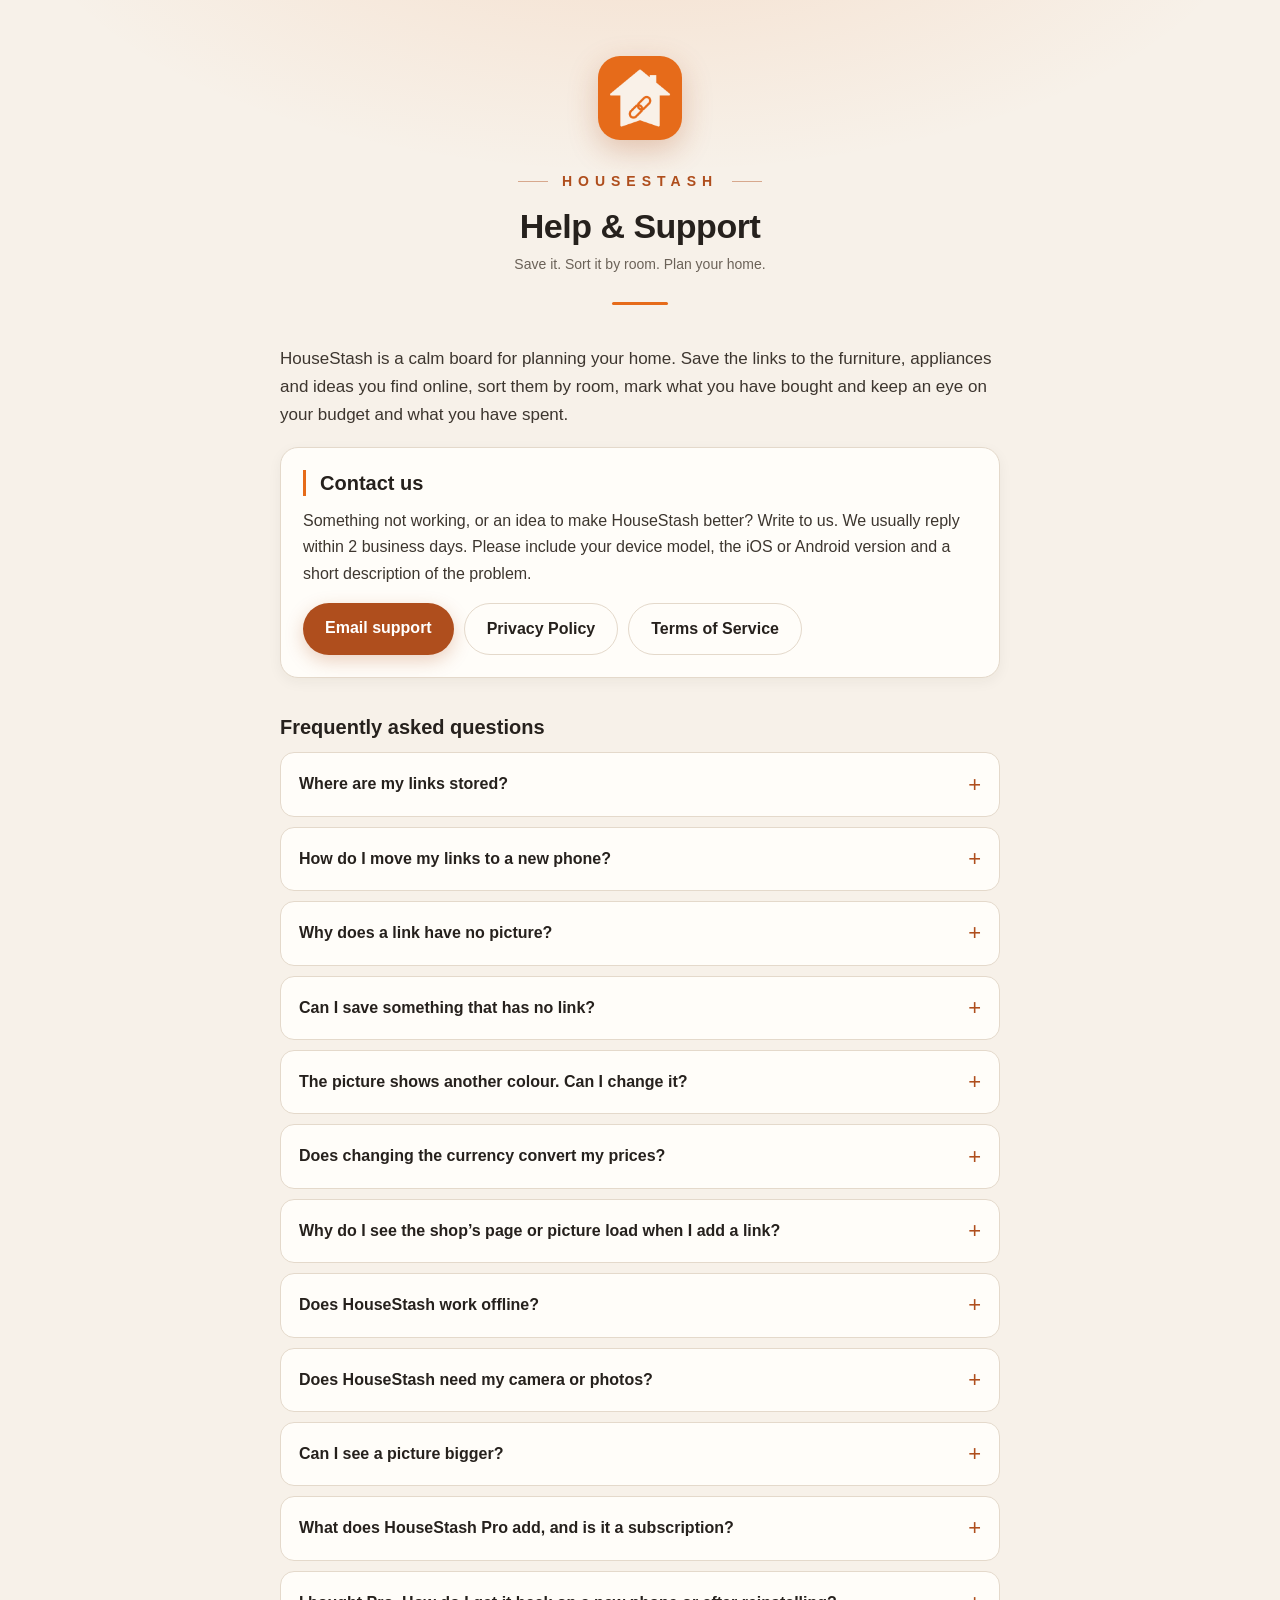
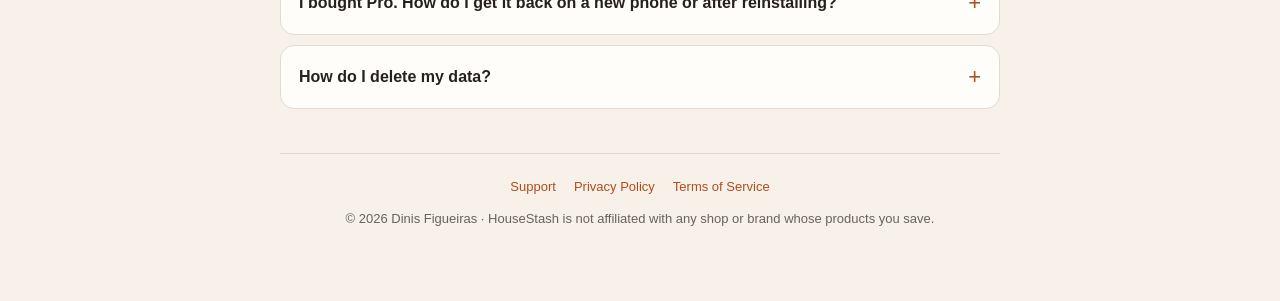
<file: index.html>
<!DOCTYPE html>
<html lang="en">
<head>
<meta charset="utf-8">
<meta name="viewport" content="width=device-width, initial-scale=1">
<meta name="theme-color" content="#F7F1E9">
<title>HouseStash — Help &amp; Support</title>
<meta name="description" content="Help and support for HouseStash, the home planning board for saving product links by room.">
<link rel="icon" href="icon.png">
<link rel="stylesheet" href="style.css">
</head>
<body>
<div class="wrap">

<header class="site-header">
  <img class="logo" src="icon.png" alt="HouseStash" width="84" height="84">
  <div class="lockup"><span>HOUSESTASH</span></div>
  <h1>Help &amp; Support</h1>
  <p class="subtitle">Save it. Sort it by room. Plan your home.</p>
  <div class="rule"></div>
</header>

<p class="lead">HouseStash is a calm board for planning your home. Save the links to the furniture, appliances and ideas you find online, sort them by room, mark what you have bought and keep an eye on your budget and what you have spent.</p>

<section>
  <h2>Contact us</h2>
  <p>Something not working, or an idea to make HouseStash better? Write to us. We usually reply within 2 business days. Please include your device model, the iOS or Android version and a short description of the problem.</p>
  <div class="buttons">
    <a class="button" href="mailto:mrkingames00@gmail.com?subject=HouseStash%20support">Email support</a>
    <a class="button ghost" href="privacy.html">Privacy Policy</a>
    <a class="button ghost" href="terms.html">Terms of Service</a>
  </div>
</section>

<h2 style="margin-top:36px;">Frequently asked questions</h2>

<details>
  <summary>Where are my links stored?</summary>
  <p>Only on your phone. HouseStash has no accounts and no cloud sync, and we cannot see your board. If you lose or reset your phone, your links are lost unless you made a backup. Go to <em>Settings &rarr; Export backup</em> now and then and keep the file somewhere safe (Files, iCloud Drive, Google Drive, email).</p>
</details>

<details>
  <summary>How do I move my links to a new phone?</summary>
  <p>On the old phone open <em>Settings &rarr; Export backup</em> and save the file. On the new phone install HouseStash, open <em>Settings &rarr; Restore from backup</em> and pick the file. The backup holds your links with their pictures and photos, your rooms and your currency; with Pro it holds every home with its budgets. Anything already on the new phone is kept as it is and only what is missing is added. On the free version everything goes into your one home, up to 35 links and 2 rooms of your own (links from other rooms of your own go to Other); with Pro, every home comes back.</p>
</details>

<details>
  <summary>Why does a link have no picture?</summary>
  <p>When you save a link, HouseStash looks for the product picture on the page you entered; the card says &ldquo;Finding the picture&hellip;&rdquo; while it looks. Some shops do not share it, so the card then shows &ldquo;No picture yet&rdquo;. You can add one yourself: edit the link and tap <em>Add a photo</em> (from your photo library) or <em>Take a photo</em>, or copy the picture from the shop&rsquo;s page or app and tap <em>Paste</em> on the picture. If the app could not read the page, tap <em>Try opening the page</em> to open it inside the app.</p>
</details>

<details>
  <summary>Can I save something that has no link?</summary>
  <p>Yes. Tap <em>+</em> and choose <em>From a photo</em>: take a photo of it or pick one you have, give it a name and, if you like, a price and a room. That is all it needs. If you find its page later, edit the item and add the link.</p>
</details>
<details>
  <summary>The picture shows another colour. Can I change it?</summary>
  <p>Some shops show one colour first, whichever one you chose. HouseStash looks for the colour in the product's name and puts that picture first when it can tell. If it still isn't right, tap <em>Other pictures from the page</em> under the product and pick the one you want, or take or choose your own photo.</p>
</details>

<details>
  <summary>Does changing the currency convert my prices?</summary>
  <p>No. <em>Settings &rarr; Currency</em> only changes the symbol shown next to your prices. If you switch from euros to dollars, a price of 100 stays 100. Nothing is converted.</p>
</details>

<details>
  <summary>Why do I see the shop&rsquo;s page or picture load when I add a link?</summary>
  <p>To find the product picture, name and price, the app asks the shop&rsquo;s website for the page you entered, directly from your phone, just like opening the link in a browser. We do not receive anything. See the <a href="privacy.html">Privacy Policy</a> for details.</p>
</details>

<details>
  <summary>Does HouseStash work offline?</summary>
  <p>Yes. You can open your board, search, filter and edit without a connection. Pictures are kept on your phone once they have been found, so they show offline too. Links saved with an older version of the app may still load their picture from the shop and need a connection.</p>
</details>

<details>
  <summary>Does HouseStash need my camera or photos?</summary>
  <p>Only if you want it to. When you tap <em>Take a photo</em> or <em>Add a photo</em> on a link, your phone asks for permission. The photo stays on your phone as that link&rsquo;s picture and is never uploaded. If you say no, you can still paste a picture you copied. You can change this any time in your phone&rsquo;s settings.</p>
</details>

<details>
  <summary>Can I see a picture bigger?</summary>
  <p>Yes. Open a link and tap its picture. Pinch or double-tap to zoom, and drag to move around. Double-tap again to go back.</p>
</details>

<details>
  <summary>What does HouseStash Pro add, and is it a subscription?</summary>
  <p>The free version keeps up to 35 links, the built-in rooms plus 2 rooms of your own, and one home. Pro is a <strong>one-time purchase</strong>, not a subscription: unlimited links and rooms, room colours, several homes, budgets for each room and the whole home, and your list as a PDF to share. You pay once through the App Store or Google Play and it never renews.</p>
</details>

<details>
  <summary>I bought Pro. How do I get it back on a new phone or after reinstalling?</summary>
  <p>Pro belongs to the Apple or Google account you bought it with. Sign in to the same account, open <em>Settings &rarr; HouseStash Pro</em> and tap <em>Restore purchase</em>. Pro comes back at no cost. For a refund, use Apple&rsquo;s or Google&rsquo;s refund page: payments and refunds are handled by the store.</p>
</details>

<details>
  <summary>How do I delete my data?</summary>
  <p>Open <em>Settings &rarr; Delete all my data</em> to remove every link, home, room, picture and photo from your phone. Uninstalling the app also removes it. There is nothing to delete on our side because we never receive your links. Backup files you saved elsewhere are yours to delete. If you bought Pro, it stays with your Apple or Google account: tap <em>Restore purchase</em> to bring it back.</p>
</details>

<footer class="site-footer">
  <nav>
    <a href="./">Support</a>
    <a href="privacy.html">Privacy Policy</a>
    <a href="terms.html">Terms of Service</a>
  </nav>
  <div>&copy; 2026 Dinis Figueiras &middot; HouseStash is not affiliated with any shop or brand whose products you save.</div>
</footer>

</div>
</body>
</html>
</file>
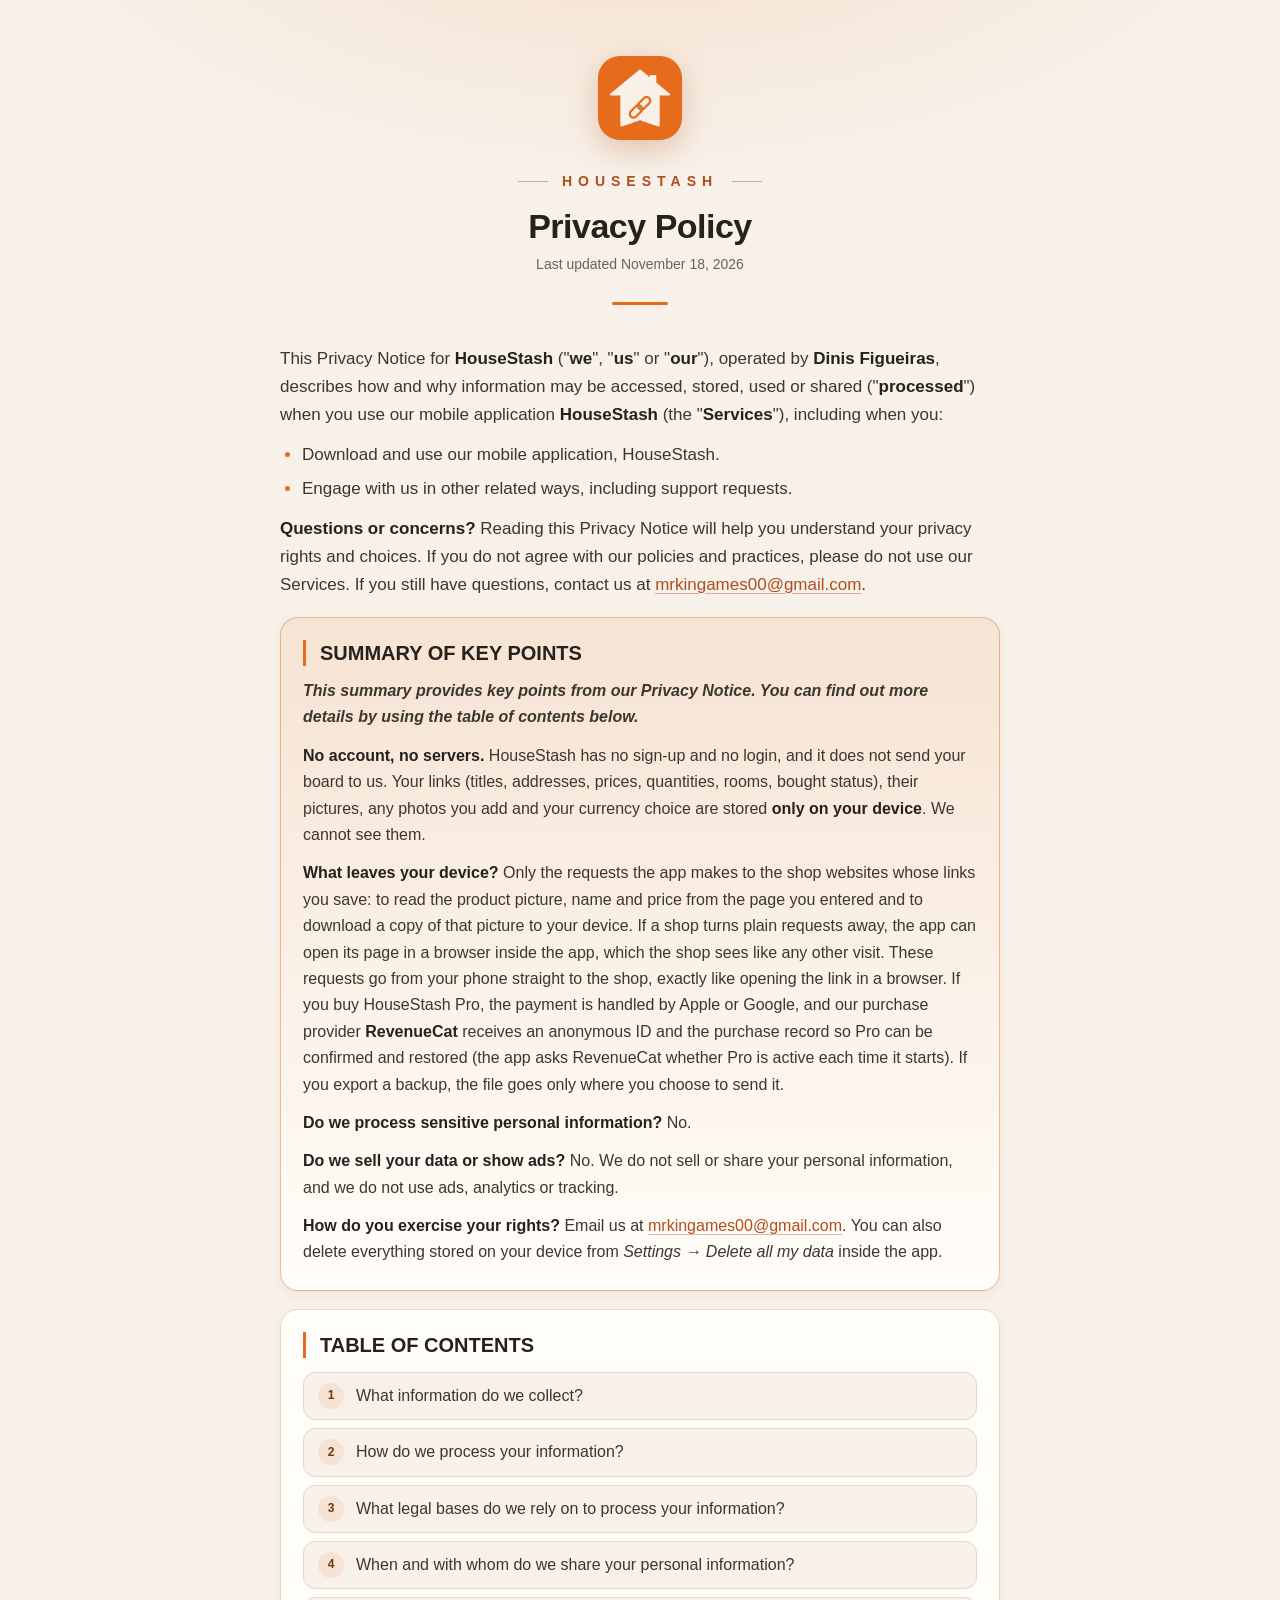
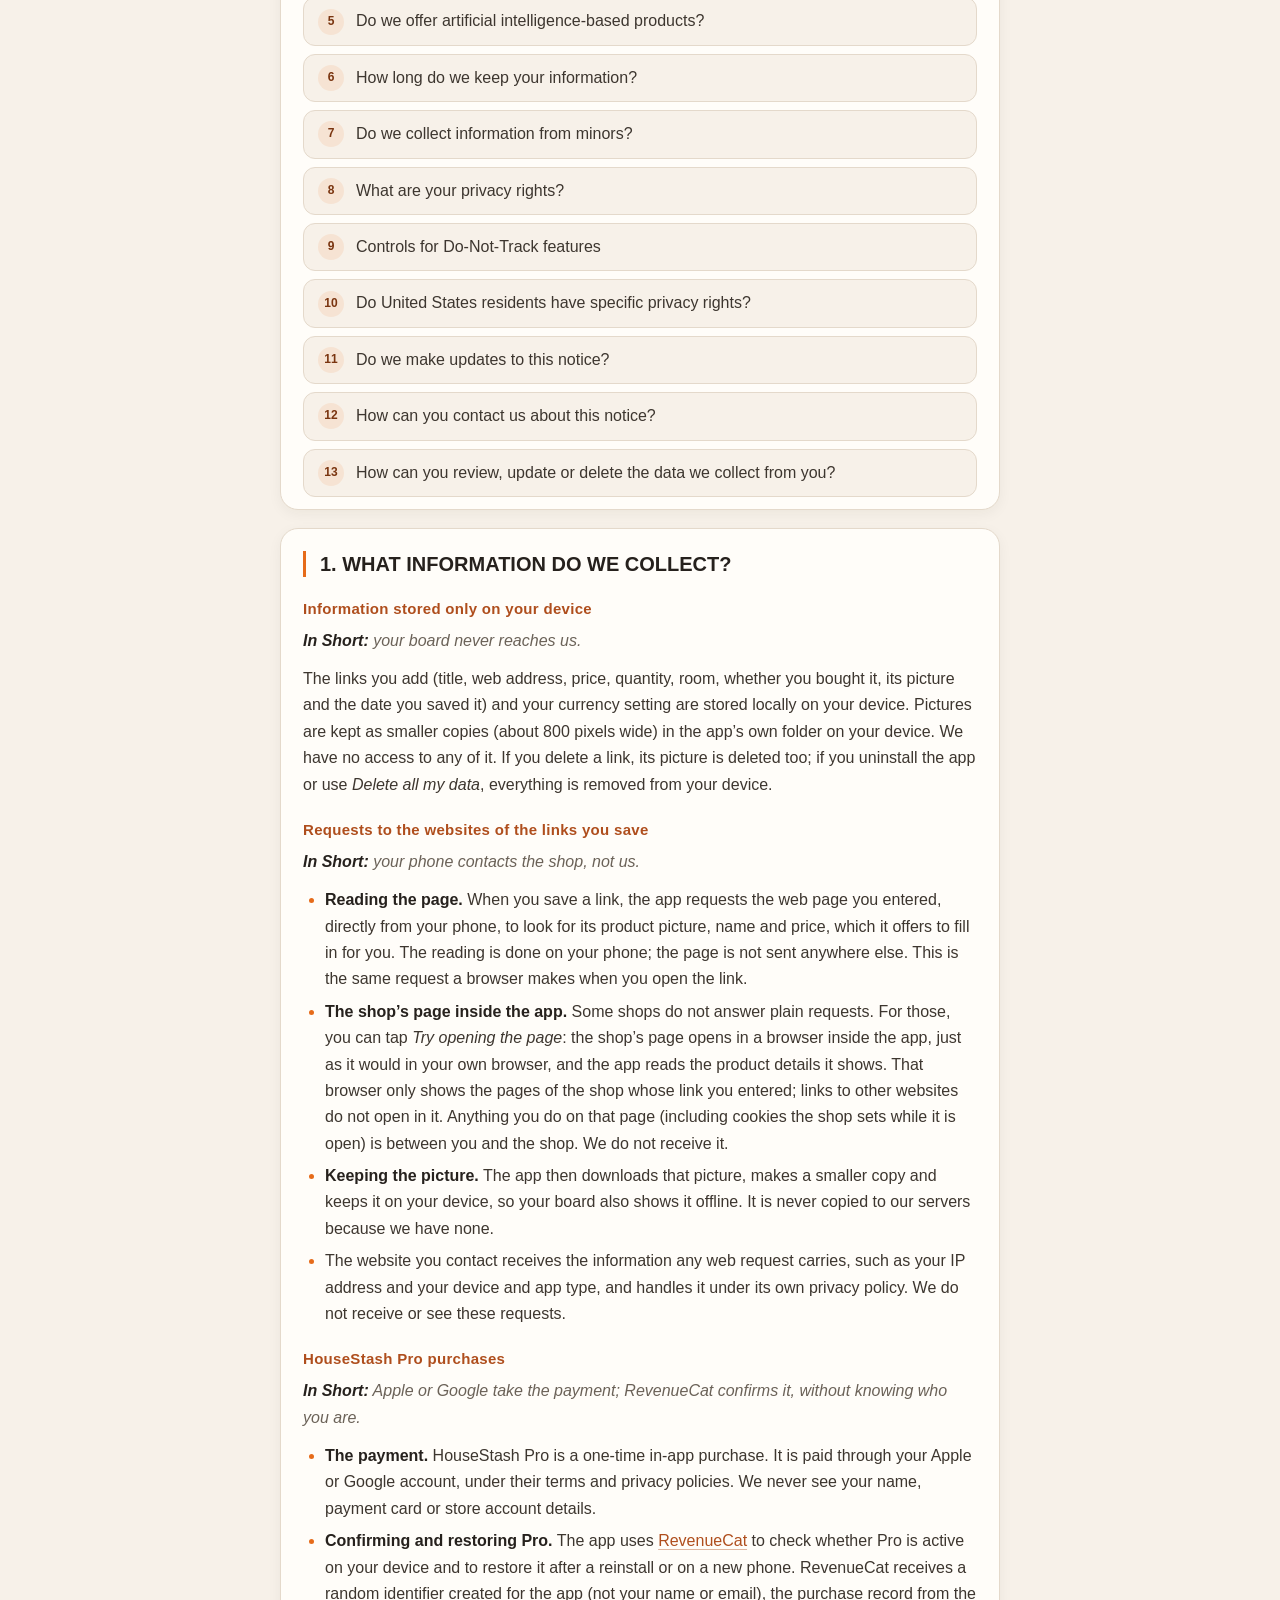
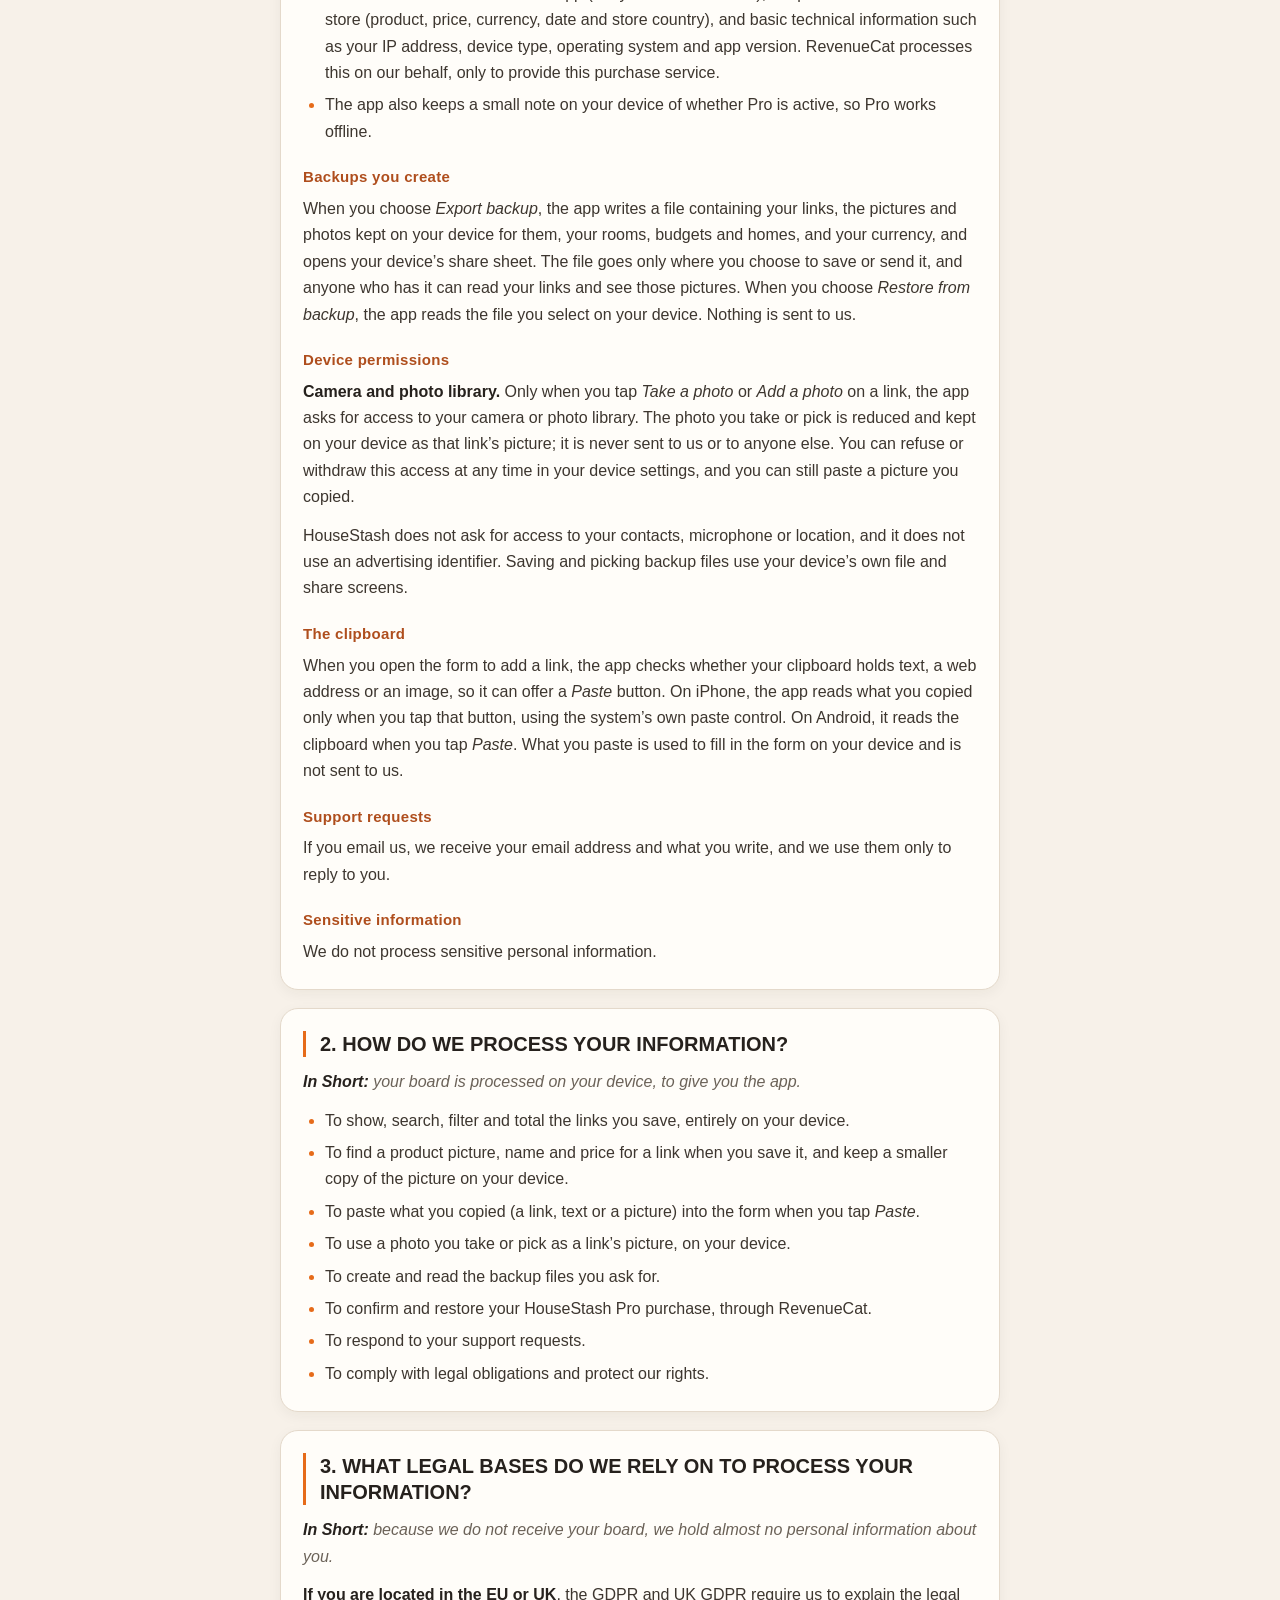
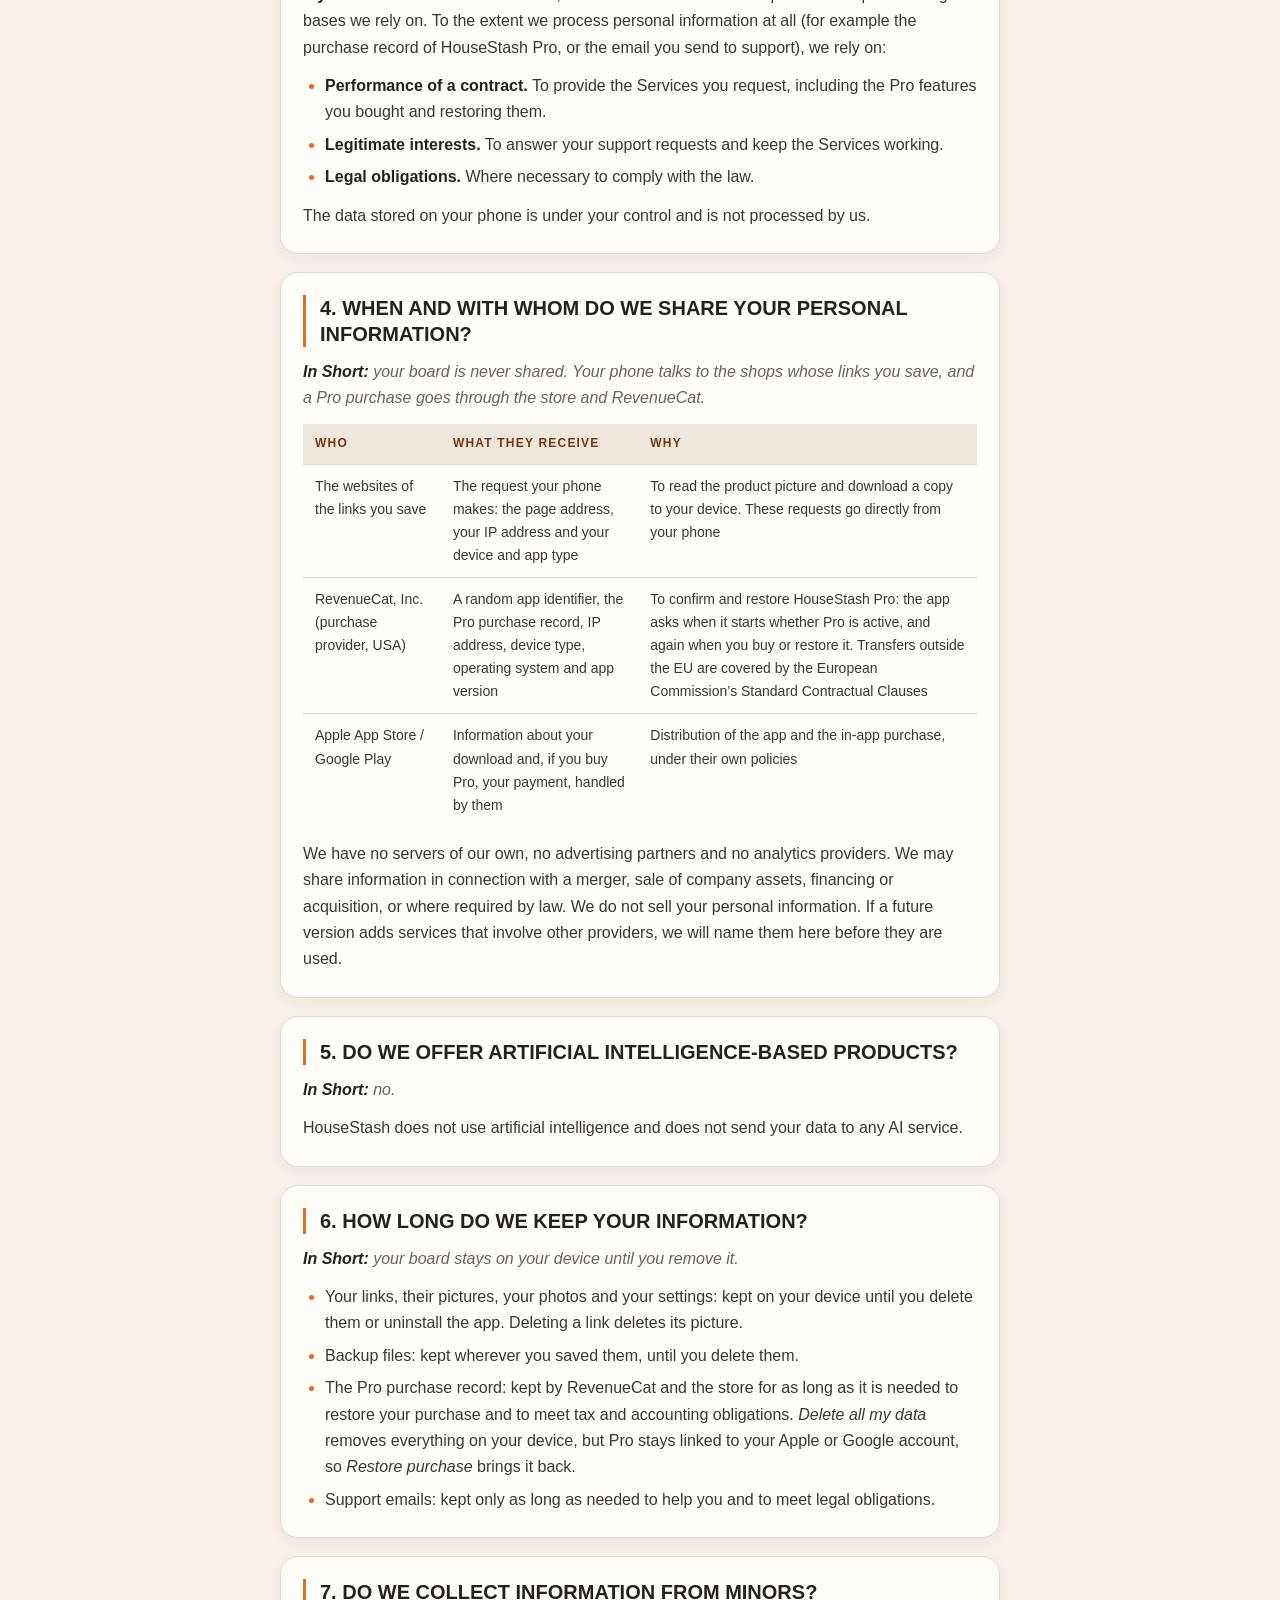
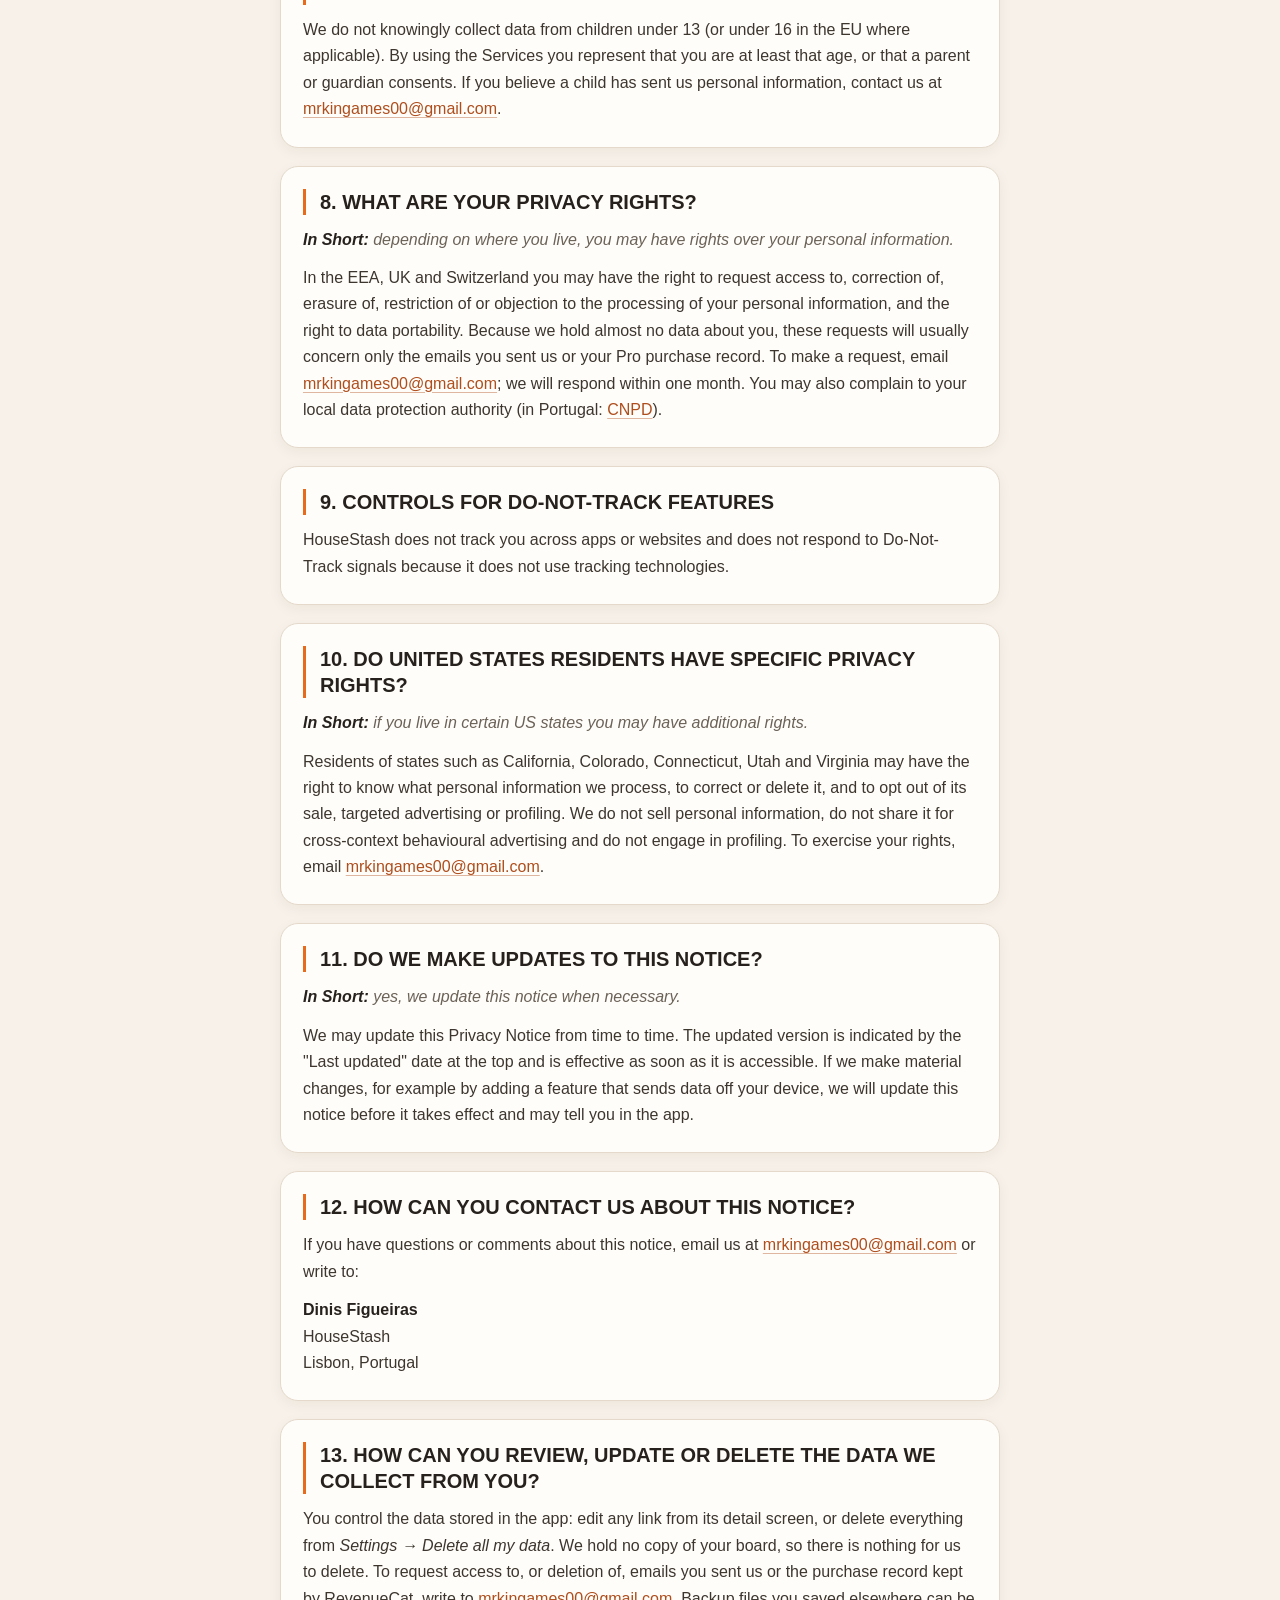
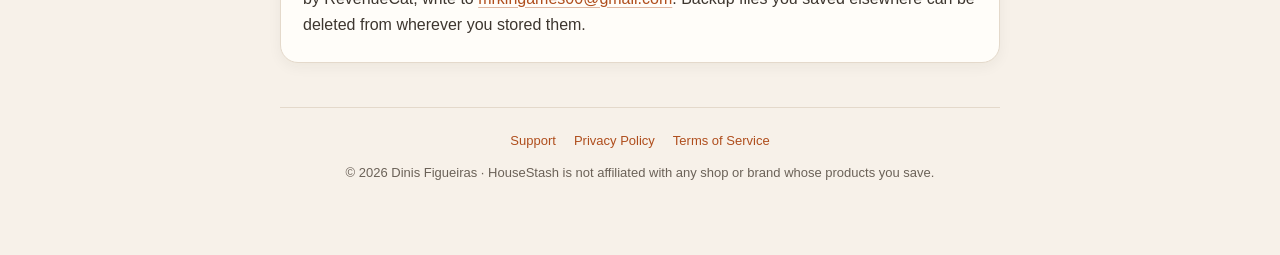
<file: privacy.html>
<!DOCTYPE html>
<html lang="en">
<head>
<meta charset="utf-8">
<meta name="viewport" content="width=device-width, initial-scale=1">
<meta name="theme-color" content="#F7F1E9">
<title>HouseStash — Privacy Policy</title>
<link rel="icon" href="icon.png">
<link rel="stylesheet" href="style.css">
</head>
<body>
<div class="wrap">

<header class="site-header">
  <a href="./"><img class="logo" src="icon.png" alt="HouseStash" width="84" height="84"></a>
  <div class="lockup"><span>HOUSESTASH</span></div>
  <h1>Privacy Policy</h1>
  <p class="subtitle">Last updated November 18, 2026</p>
  <div class="rule"></div>
</header>

<div class="lead"><p>This Privacy Notice for <strong>HouseStash</strong> ("<strong>we</strong>", "<strong>us</strong>" or "<strong>our</strong>"), operated by <strong>Dinis Figueiras</strong>, describes how and why information may be accessed, stored, used or shared ("<strong>processed</strong>") when you use our mobile application <strong>HouseStash</strong> (the "<strong>Services</strong>"), including when you:</p>
<ul>
  <li>Download and use our mobile application, HouseStash.</li>
  <li>Engage with us in other related ways, including support requests.</li>
</ul>
<p><strong>Questions or concerns?</strong> Reading this Privacy Notice will help you understand your privacy rights and choices. If you do not agree with our policies and practices, please do not use our Services. If you still have questions, contact us at <a href="mailto:mrkingames00@gmail.com">mrkingames00@gmail.com</a>.</p></div>

<section class="summary"><h2>SUMMARY OF KEY POINTS</h2>
<p><strong><em>This summary provides key points from our Privacy Notice. You can find out more details by using the table of contents below.</em></strong></p>
<p><strong>No account, no servers.</strong> HouseStash has no sign-up and no login, and it does not send your board to us. Your links (titles, addresses, prices, quantities, rooms, bought status), their pictures, any photos you add and your currency choice are stored <strong>only on your device</strong>. We cannot see them.</p>
<p><strong>What leaves your device?</strong> Only the requests the app makes to the shop websites whose links you save: to read the product picture, name and price from the page you entered and to download a copy of that picture to your device. If a shop turns plain requests away, the app can open its page in a browser inside the app, which the shop sees like any other visit. These requests go from your phone straight to the shop, exactly like opening the link in a browser. If you buy HouseStash Pro, the payment is handled by Apple or Google, and our purchase provider <strong>RevenueCat</strong> receives an anonymous ID and the purchase record so Pro can be confirmed and restored (the app asks RevenueCat whether Pro is active each time it starts). If you export a backup, the file goes only where you choose to send it.</p>
<p><strong>Do we process sensitive personal information?</strong> No.</p>
<p><strong>Do we sell your data or show ads?</strong> No. We do not sell or share your personal information, and we do not use ads, analytics or tracking.</p>
<p><strong>How do you exercise your rights?</strong> Email us at <a href="mailto:mrkingames00@gmail.com">mrkingames00@gmail.com</a>. You can also delete everything stored on your device from <em>Settings &rarr; Delete all my data</em> inside the app.</p></section>

<section><h2 id="toc">TABLE OF CONTENTS</h2>
<ol>
  <li><a href="#infocollect">What information do we collect?</a></li>
  <li><a href="#infouse">How do we process your information?</a></li>
  <li><a href="#legalbases">What legal bases do we rely on to process your information?</a></li>
  <li><a href="#whoshare">When and with whom do we share your personal information?</a></li>
  <li><a href="#ai">Do we offer artificial intelligence-based products?</a></li>
  <li><a href="#inforetain">How long do we keep your information?</a></li>
  <li><a href="#infominors">Do we collect information from minors?</a></li>
  <li><a href="#privacyrights">What are your privacy rights?</a></li>
  <li><a href="#DNT">Controls for Do-Not-Track features</a></li>
  <li><a href="#uslaws">Do United States residents have specific privacy rights?</a></li>
  <li><a href="#policyupdates">Do we make updates to this notice?</a></li>
  <li><a href="#contact">How can you contact us about this notice?</a></li>
  <li><a href="#request">How can you review, update or delete the data we collect from you?</a></li>
</ol></section>

<section><h2 id="infocollect">1. WHAT INFORMATION DO WE COLLECT?</h2>
<h3>Information stored only on your device</h3>
<p class="short"><strong>In Short:</strong> your board never reaches us.</p>
<p>The links you add (title, web address, price, quantity, room, whether you bought it, its picture and the date you saved it) and your currency setting are stored locally on your device. Pictures are kept as smaller copies (about 800 pixels wide) in the app&rsquo;s own folder on your device. We have no access to any of it. If you delete a link, its picture is deleted too; if you uninstall the app or use <em>Delete all my data</em>, everything is removed from your device.</p>

<h3>Requests to the websites of the links you save</h3>
<p class="short"><strong>In Short:</strong> your phone contacts the shop, not us.</p>
<ul>
  <li><strong>Reading the page.</strong> When you save a link, the app requests the web page you entered, directly from your phone, to look for its product picture, name and price, which it offers to fill in for you. The reading is done on your phone; the page is not sent anywhere else. This is the same request a browser makes when you open the link.</li>
  <li><strong>The shop&rsquo;s page inside the app.</strong> Some shops do not answer plain requests. For those, you can tap <em>Try opening the page</em>: the shop&rsquo;s page opens in a browser inside the app, just as it would in your own browser, and the app reads the product details it shows. That browser only shows the pages of the shop whose link you entered; links to other websites do not open in it. Anything you do on that page (including cookies the shop sets while it is open) is between you and the shop. We do not receive it.</li>
  <li><strong>Keeping the picture.</strong> The app then downloads that picture, makes a smaller copy and keeps it on your device, so your board also shows it offline. It is never copied to our servers because we have none.</li>
  <li>The website you contact receives the information any web request carries, such as your IP address and your device and app type, and handles it under its own privacy policy. We do not receive or see these requests.</li>
</ul>

<h3>HouseStash Pro purchases</h3>
<p class="short"><strong>In Short:</strong> Apple or Google take the payment; RevenueCat confirms it, without knowing who you are.</p>
<ul>
  <li><strong>The payment.</strong> HouseStash Pro is a one-time in-app purchase. It is paid through your Apple or Google account, under their terms and privacy policies. We never see your name, payment card or store account details.</li>
  <li><strong>Confirming and restoring Pro.</strong> The app uses <a href="https://www.revenuecat.com/privacy" target="_blank" rel="noopener noreferrer">RevenueCat</a> to check whether Pro is active on your device and to restore it after a reinstall or on a new phone. RevenueCat receives a random identifier created for the app (not your name or email), the purchase record from the store (product, price, currency, date and store country), and basic technical information such as your IP address, device type, operating system and app version. RevenueCat processes this on our behalf, only to provide this purchase service.</li>
  <li>The app also keeps a small note on your device of whether Pro is active, so Pro works offline.</li>
</ul>

<h3>Backups you create</h3>
<p>When you choose <em>Export backup</em>, the app writes a file containing your links, the pictures and photos kept on your device for them, your rooms, budgets and homes, and your currency, and opens your device&rsquo;s share sheet. The file goes only where you choose to save or send it, and anyone who has it can read your links and see those pictures. When you choose <em>Restore from backup</em>, the app reads the file you select on your device. Nothing is sent to us.</p>

<h3>Device permissions</h3>
<p><strong>Camera and photo library.</strong> Only when you tap <em>Take a photo</em> or <em>Add a photo</em> on a link, the app asks for access to your camera or photo library. The photo you take or pick is reduced and kept on your device as that link&rsquo;s picture; it is never sent to us or to anyone else. You can refuse or withdraw this access at any time in your device settings, and you can still paste a picture you copied.</p>
<p>HouseStash does not ask for access to your contacts, microphone or location, and it does not use an advertising identifier. Saving and picking backup files use your device&rsquo;s own file and share screens.</p>

<h3>The clipboard</h3>
<p>When you open the form to add a link, the app checks whether your clipboard holds text, a web address or an image, so it can offer a <em>Paste</em> button. On iPhone, the app reads what you copied only when you tap that button, using the system&rsquo;s own paste control. On Android, it reads the clipboard when you tap <em>Paste</em>. What you paste is used to fill in the form on your device and is not sent to us.</p>

<h3>Support requests</h3>
<p>If you email us, we receive your email address and what you write, and we use them only to reply to you.</p>

<h3>Sensitive information</h3>
<p>We do not process sensitive personal information.</p></section>

<section><h2 id="infouse">2. HOW DO WE PROCESS YOUR INFORMATION?</h2>
<p class="short"><strong>In Short:</strong> your board is processed on your device, to give you the app.</p>
<ul>
  <li>To show, search, filter and total the links you save, entirely on your device.</li>
  <li>To find a product picture, name and price for a link when you save it, and keep a smaller copy of the picture on your device.</li>
  <li>To paste what you copied (a link, text or a picture) into the form when you tap <em>Paste</em>.</li>
  <li>To use a photo you take or pick as a link&rsquo;s picture, on your device.</li>
  <li>To create and read the backup files you ask for.</li>
  <li>To confirm and restore your HouseStash Pro purchase, through RevenueCat.</li>
  <li>To respond to your support requests.</li>
  <li>To comply with legal obligations and protect our rights.</li>
</ul></section>

<section><h2 id="legalbases">3. WHAT LEGAL BASES DO WE RELY ON TO PROCESS YOUR INFORMATION?</h2>
<p class="short"><strong>In Short:</strong> because we do not receive your board, we hold almost no personal information about you.</p>
<p><strong>If you are located in the EU or UK</strong>, the GDPR and UK GDPR require us to explain the legal bases we rely on. To the extent we process personal information at all (for example the purchase record of HouseStash Pro, or the email you send to support), we rely on:</p>
<ul>
  <li><strong>Performance of a contract.</strong> To provide the Services you request, including the Pro features you bought and restoring them.</li>
  <li><strong>Legitimate interests.</strong> To answer your support requests and keep the Services working.</li>
  <li><strong>Legal obligations.</strong> Where necessary to comply with the law.</li>
</ul>
<p>The data stored on your phone is under your control and is not processed by us.</p></section>

<section><h2 id="whoshare">4. WHEN AND WITH WHOM DO WE SHARE YOUR PERSONAL INFORMATION?</h2>
<p class="short"><strong>In Short:</strong> your board is never shared. Your phone talks to the shops whose links you save, and a Pro purchase goes through the store and RevenueCat.</p>
<div class="table-scroll"><table>
  <tr><th>Who</th><th>What they receive</th><th>Why</th></tr>
  <tr><td>The websites of the links you save</td><td>The request your phone makes: the page address, your IP address and your device and app type</td><td>To read the product picture and download a copy to your device. These requests go directly from your phone</td></tr>
  <tr><td>RevenueCat, Inc. (purchase provider, USA)</td><td>A random app identifier, the Pro purchase record, IP address, device type, operating system and app version</td><td>To confirm and restore HouseStash Pro: the app asks when it starts whether Pro is active, and again when you buy or restore it. Transfers outside the EU are covered by the European Commission&rsquo;s Standard Contractual Clauses</td></tr>
  <tr><td>Apple App Store / Google Play</td><td>Information about your download and, if you buy Pro, your payment, handled by them</td><td>Distribution of the app and the in-app purchase, under their own policies</td></tr>
</table></div>
<p>We have no servers of our own, no advertising partners and no analytics providers. We may share information in connection with a merger, sale of company assets, financing or acquisition, or where required by law. We do not sell your personal information. If a future version adds services that involve other providers, we will name them here before they are used.</p></section>

<section><h2 id="ai">5. DO WE OFFER ARTIFICIAL INTELLIGENCE-BASED PRODUCTS?</h2>
<p class="short"><strong>In Short:</strong> no.</p>
<p>HouseStash does not use artificial intelligence and does not send your data to any AI service.</p></section>

<section><h2 id="inforetain">6. HOW LONG DO WE KEEP YOUR INFORMATION?</h2>
<p class="short"><strong>In Short:</strong> your board stays on your device until you remove it.</p>
<ul>
  <li>Your links, their pictures, your photos and your settings: kept on your device until you delete them or uninstall the app. Deleting a link deletes its picture.</li>
  <li>Backup files: kept wherever you saved them, until you delete them.</li>
  <li>The Pro purchase record: kept by RevenueCat and the store for as long as it is needed to restore your purchase and to meet tax and accounting obligations. <em>Delete all my data</em> removes everything on your device, but Pro stays linked to your Apple or Google account, so <em>Restore purchase</em> brings it back.</li>
  <li>Support emails: kept only as long as needed to help you and to meet legal obligations.</li>
</ul></section>

<section><h2 id="infominors">7. DO WE COLLECT INFORMATION FROM MINORS?</h2>
<p>We do not knowingly collect data from children under 13 (or under 16 in the EU where applicable). By using the Services you represent that you are at least that age, or that a parent or guardian consents. If you believe a child has sent us personal information, contact us at <a href="mailto:mrkingames00@gmail.com">mrkingames00@gmail.com</a>.</p></section>

<section><h2 id="privacyrights">8. WHAT ARE YOUR PRIVACY RIGHTS?</h2>
<p class="short"><strong>In Short:</strong> depending on where you live, you may have rights over your personal information.</p>
<p>In the EEA, UK and Switzerland you may have the right to request access to, correction of, erasure of, restriction of or objection to the processing of your personal information, and the right to data portability. Because we hold almost no data about you, these requests will usually concern only the emails you sent us or your Pro purchase record. To make a request, email <a href="mailto:mrkingames00@gmail.com">mrkingames00@gmail.com</a>; we will respond within one month. You may also complain to your local data protection authority (in Portugal: <a href="https://www.cnpd.pt" target="_blank" rel="noopener noreferrer">CNPD</a>).</p></section>

<section><h2 id="DNT">9. CONTROLS FOR DO-NOT-TRACK FEATURES</h2>
<p>HouseStash does not track you across apps or websites and does not respond to Do-Not-Track signals because it does not use tracking technologies.</p></section>

<section><h2 id="uslaws">10. DO UNITED STATES RESIDENTS HAVE SPECIFIC PRIVACY RIGHTS?</h2>
<p class="short"><strong>In Short:</strong> if you live in certain US states you may have additional rights.</p>
<p>Residents of states such as California, Colorado, Connecticut, Utah and Virginia may have the right to know what personal information we process, to correct or delete it, and to opt out of its sale, targeted advertising or profiling. We do not sell personal information, do not share it for cross-context behavioural advertising and do not engage in profiling. To exercise your rights, email <a href="mailto:mrkingames00@gmail.com">mrkingames00@gmail.com</a>.</p></section>

<section><h2 id="policyupdates">11. DO WE MAKE UPDATES TO THIS NOTICE?</h2>
<p class="short"><strong>In Short:</strong> yes, we update this notice when necessary.</p>
<p>We may update this Privacy Notice from time to time. The updated version is indicated by the "Last updated" date at the top and is effective as soon as it is accessible. If we make material changes, for example by adding a feature that sends data off your device, we will update this notice before it takes effect and may tell you in the app.</p></section>

<section><h2 id="contact">12. HOW CAN YOU CONTACT US ABOUT THIS NOTICE?</h2>
<p>If you have questions or comments about this notice, email us at <a href="mailto:mrkingames00@gmail.com">mrkingames00@gmail.com</a> or write to:</p>
<p><strong>Dinis Figueiras</strong><br>HouseStash<br>Lisbon, Portugal</p></section>

<section><h2 id="request">13. HOW CAN YOU REVIEW, UPDATE OR DELETE THE DATA WE COLLECT FROM YOU?</h2>
<p>You control the data stored in the app: edit any link from its detail screen, or delete everything from <em>Settings &rarr; Delete all my data</em>. We hold no copy of your board, so there is nothing for us to delete. To request access to, or deletion of, emails you sent us or the purchase record kept by RevenueCat, write to <a href="mailto:mrkingames00@gmail.com">mrkingames00@gmail.com</a>. Backup files you saved elsewhere can be deleted from wherever you stored them.</p></section>

<footer class="site-footer">
  <nav>
    <a href="./">Support</a>
    <a href="privacy.html">Privacy Policy</a>
    <a href="terms.html">Terms of Service</a>
  </nav>
  <div>&copy; 2026 Dinis Figueiras &middot; HouseStash is not affiliated with any shop or brand whose products you save.</div>
</footer>

</div>
</body>
</html>
</file>
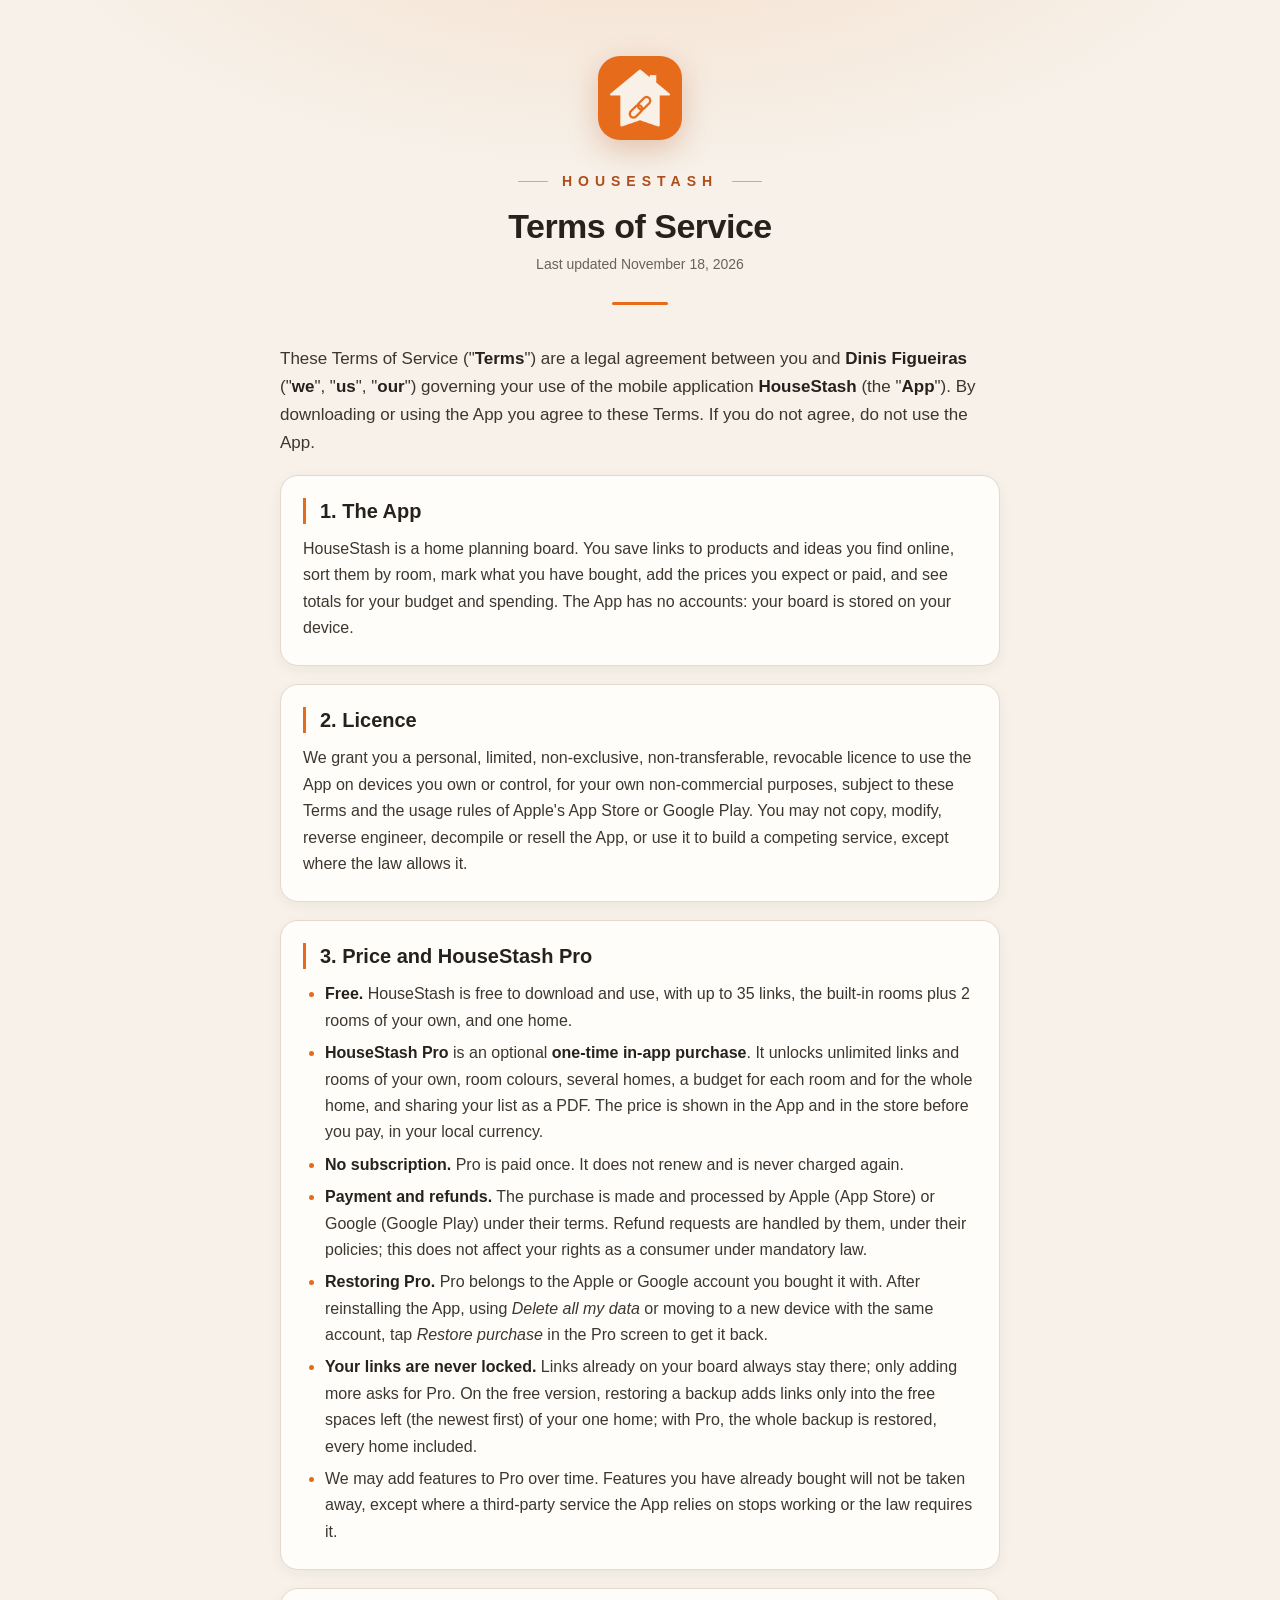
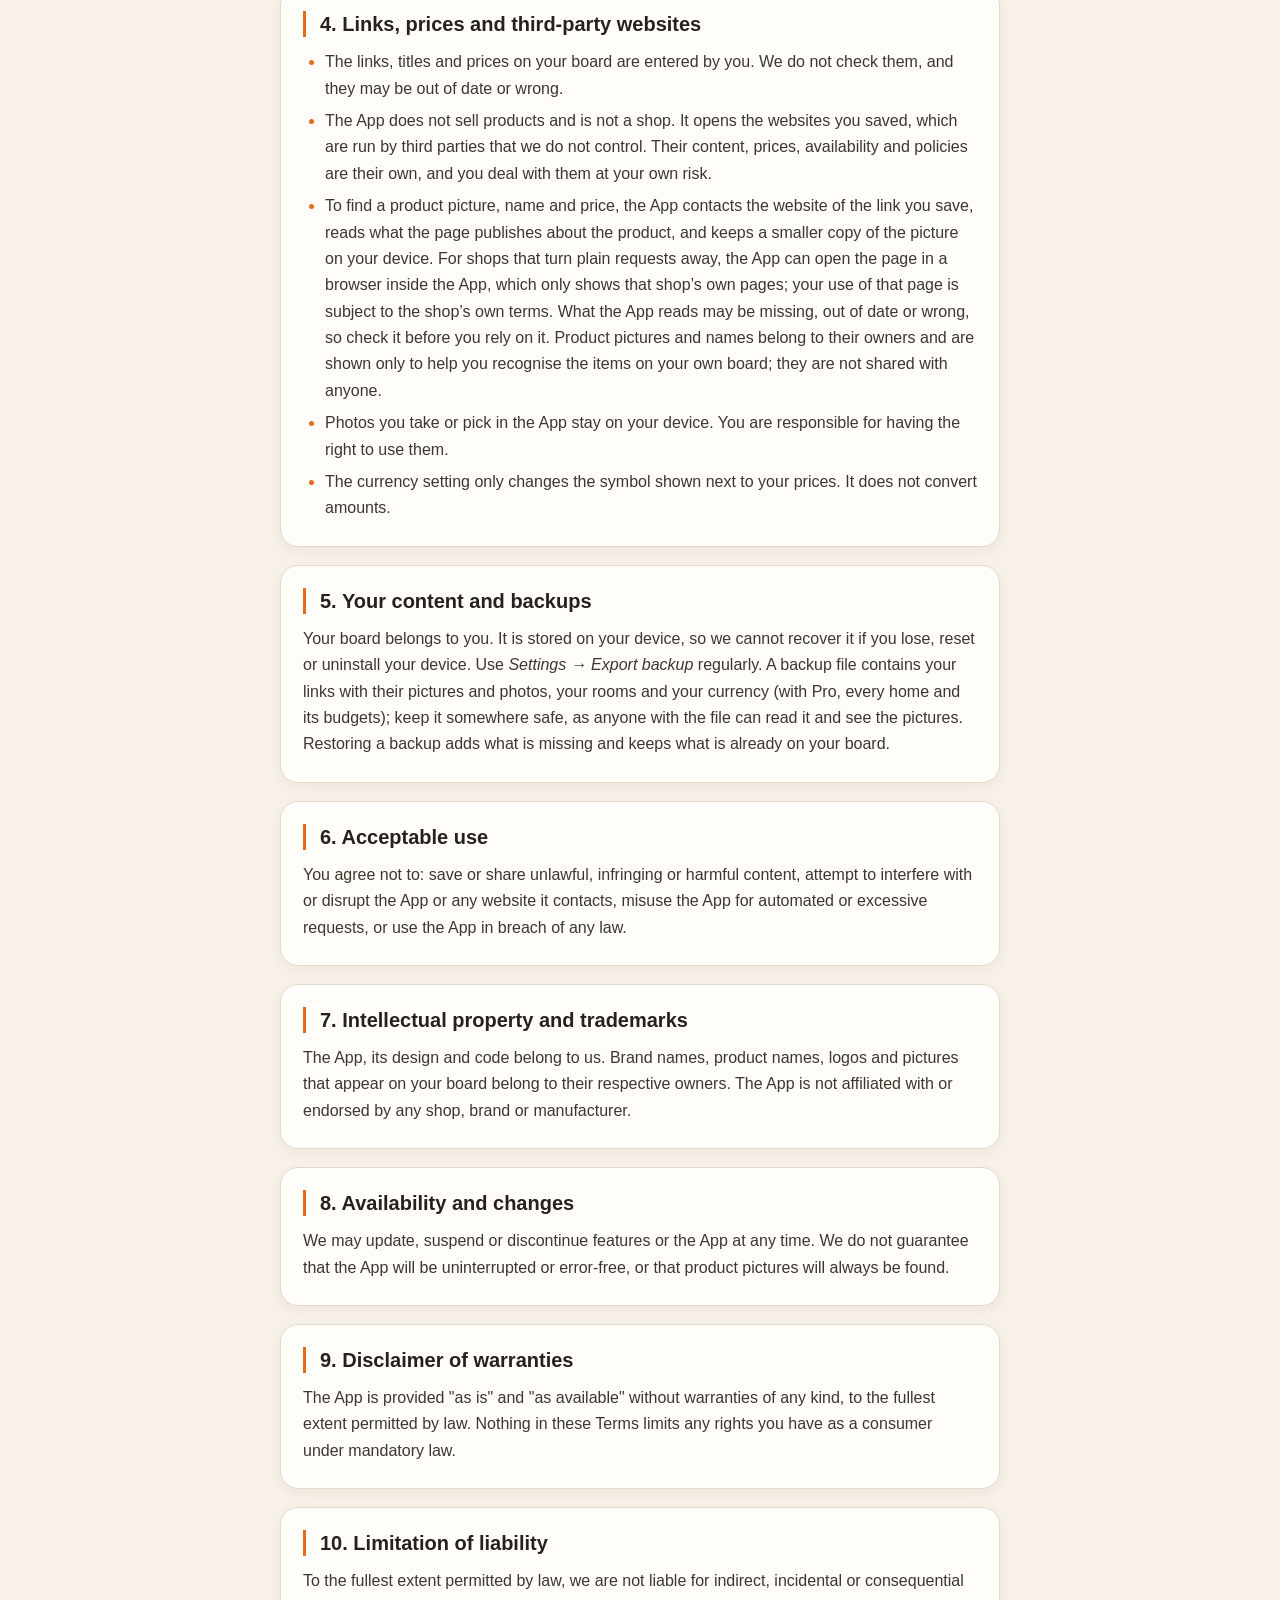
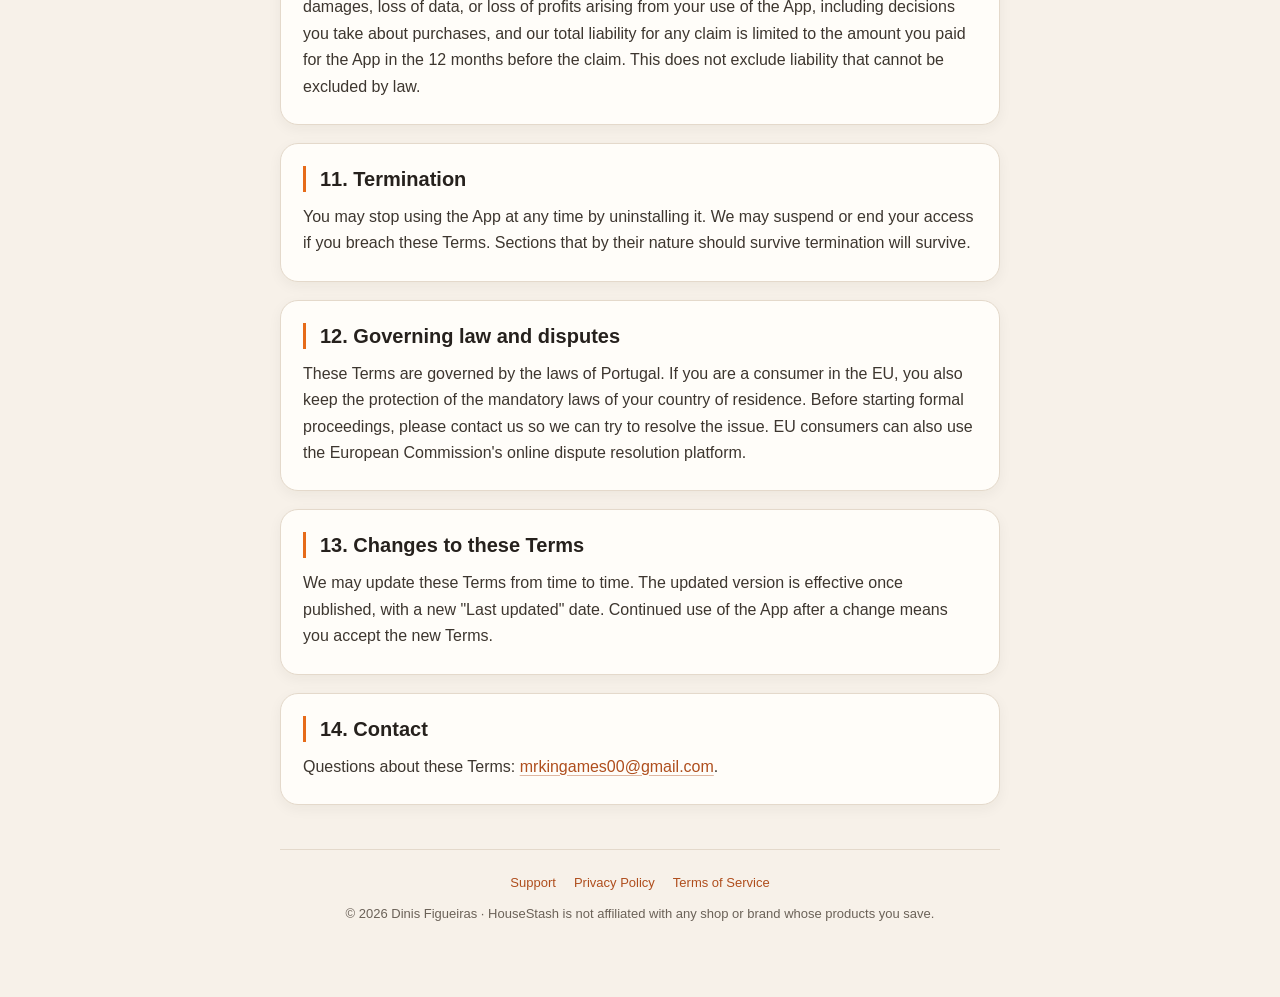
<file: terms.html>
<!DOCTYPE html>
<html lang="en">
<head>
<meta charset="utf-8">
<meta name="viewport" content="width=device-width, initial-scale=1">
<meta name="theme-color" content="#F7F1E9">
<title>HouseStash — Terms of Service</title>
<link rel="icon" href="icon.png">
<link rel="stylesheet" href="style.css">
</head>
<body>
<div class="wrap">

<header class="site-header">
  <a href="./"><img class="logo" src="icon.png" alt="HouseStash" width="84" height="84"></a>
  <div class="lockup"><span>HOUSESTASH</span></div>
  <h1>Terms of Service</h1>
  <p class="subtitle">Last updated November 18, 2026</p>
  <div class="rule"></div>
</header>

<div class="lead"><p>These Terms of Service ("<strong>Terms</strong>") are a legal agreement between you and <strong>Dinis Figueiras</strong> ("<strong>we</strong>", "<strong>us</strong>", "<strong>our</strong>") governing your use of the mobile application <strong>HouseStash</strong> (the "<strong>App</strong>"). By downloading or using the App you agree to these Terms. If you do not agree, do not use the App.</p></div>

<section><h2>1. The App</h2>
<p>HouseStash is a home planning board. You save links to products and ideas you find online, sort them by room, mark what you have bought, add the prices you expect or paid, and see totals for your budget and spending. The App has no accounts: your board is stored on your device.</p></section>

<section><h2>2. Licence</h2>
<p>We grant you a personal, limited, non-exclusive, non-transferable, revocable licence to use the App on devices you own or control, for your own non-commercial purposes, subject to these Terms and the usage rules of Apple's App Store or Google Play. You may not copy, modify, reverse engineer, decompile or resell the App, or use it to build a competing service, except where the law allows it.</p></section>

<section><h2>3. Price and HouseStash Pro</h2>
<ul>
  <li><strong>Free.</strong> HouseStash is free to download and use, with up to 35 links, the built-in rooms plus 2 rooms of your own, and one home.</li>
  <li><strong>HouseStash Pro</strong> is an optional <strong>one-time in-app purchase</strong>. It unlocks unlimited links and rooms of your own, room colours, several homes, a budget for each room and for the whole home, and sharing your list as a PDF. The price is shown in the App and in the store before you pay, in your local currency.</li>
  <li><strong>No subscription.</strong> Pro is paid once. It does not renew and is never charged again.</li>
  <li><strong>Payment and refunds.</strong> The purchase is made and processed by Apple (App Store) or Google (Google Play) under their terms. Refund requests are handled by them, under their policies; this does not affect your rights as a consumer under mandatory law.</li>
  <li><strong>Restoring Pro.</strong> Pro belongs to the Apple or Google account you bought it with. After reinstalling the App, using <em>Delete all my data</em> or moving to a new device with the same account, tap <em>Restore purchase</em> in the Pro screen to get it back.</li>
  <li><strong>Your links are never locked.</strong> Links already on your board always stay there; only adding more asks for Pro. On the free version, restoring a backup adds links only into the free spaces left (the newest first) of your one home; with Pro, the whole backup is restored, every home included.</li>
  <li>We may add features to Pro over time. Features you have already bought will not be taken away, except where a third-party service the App relies on stops working or the law requires it.</li>
</ul></section>

<section><h2>4. Links, prices and third-party websites</h2>
<ul>
  <li>The links, titles and prices on your board are entered by you. We do not check them, and they may be out of date or wrong.</li>
  <li>The App does not sell products and is not a shop. It opens the websites you saved, which are run by third parties that we do not control. Their content, prices, availability and policies are their own, and you deal with them at your own risk.</li>
  <li>To find a product picture, name and price, the App contacts the website of the link you save, reads what the page publishes about the product, and keeps a smaller copy of the picture on your device. For shops that turn plain requests away, the App can open the page in a browser inside the App, which only shows that shop&rsquo;s own pages; your use of that page is subject to the shop&rsquo;s own terms. What the App reads may be missing, out of date or wrong, so check it before you rely on it. Product pictures and names belong to their owners and are shown only to help you recognise the items on your own board; they are not shared with anyone.</li>
  <li>Photos you take or pick in the App stay on your device. You are responsible for having the right to use them.</li>
  <li>The currency setting only changes the symbol shown next to your prices. It does not convert amounts.</li>
</ul></section>

<section><h2>5. Your content and backups</h2>
<p>Your board belongs to you. It is stored on your device, so we cannot recover it if you lose, reset or uninstall your device. Use <em>Settings &rarr; Export backup</em> regularly. A backup file contains your links with their pictures and photos, your rooms and your currency (with Pro, every home and its budgets); keep it somewhere safe, as anyone with the file can read it and see the pictures. Restoring a backup adds what is missing and keeps what is already on your board.</p></section>

<section><h2>6. Acceptable use</h2>
<p>You agree not to: save or share unlawful, infringing or harmful content, attempt to interfere with or disrupt the App or any website it contacts, misuse the App for automated or excessive requests, or use the App in breach of any law.</p></section>

<section><h2>7. Intellectual property and trademarks</h2>
<p>The App, its design and code belong to us. Brand names, product names, logos and pictures that appear on your board belong to their respective owners. The App is not affiliated with or endorsed by any shop, brand or manufacturer.</p></section>

<section><h2>8. Availability and changes</h2>
<p>We may update, suspend or discontinue features or the App at any time. We do not guarantee that the App will be uninterrupted or error-free, or that product pictures will always be found.</p></section>

<section><h2>9. Disclaimer of warranties</h2>
<p>The App is provided "as is" and "as available" without warranties of any kind, to the fullest extent permitted by law. Nothing in these Terms limits any rights you have as a consumer under mandatory law.</p></section>

<section><h2>10. Limitation of liability</h2>
<p>To the fullest extent permitted by law, we are not liable for indirect, incidental or consequential damages, loss of data, or loss of profits arising from your use of the App, including decisions you take about purchases, and our total liability for any claim is limited to the amount you paid for the App in the 12 months before the claim. This does not exclude liability that cannot be excluded by law.</p></section>

<section><h2>11. Termination</h2>
<p>You may stop using the App at any time by uninstalling it. We may suspend or end your access if you breach these Terms. Sections that by their nature should survive termination will survive.</p></section>

<section><h2>12. Governing law and disputes</h2>
<p>These Terms are governed by the laws of Portugal. If you are a consumer in the EU, you also keep the protection of the mandatory laws of your country of residence. Before starting formal proceedings, please contact us so we can try to resolve the issue. EU consumers can also use the European Commission's online dispute resolution platform.</p></section>

<section><h2>13. Changes to these Terms</h2>
<p>We may update these Terms from time to time. The updated version is effective once published, with a new "Last updated" date. Continued use of the App after a change means you accept the new Terms.</p></section>

<section><h2>14. Contact</h2>
<p>Questions about these Terms: <a href="mailto:mrkingames00@gmail.com">mrkingames00@gmail.com</a>.</p></section>

<footer class="site-footer">
  <nav>
    <a href="./">Support</a>
    <a href="privacy.html">Privacy Policy</a>
    <a href="terms.html">Terms of Service</a>
  </nav>
  <div>&copy; 2026 Dinis Figueiras &middot; HouseStash is not affiliated with any shop or brand whose products you save.</div>
</footer>

</div>
</body>
</html>
</file>
<file: style.css>
/* HouseStash: shared style for index / privacy / terms.
   Tokens mirror app/src/theme/theme.ts ("Clay & Linen"). */
:root {
  --bg: #F7F1E9;
  --card: #FFFDF9;
  --surface: #EFE7DB;
  --border: #E4D9CB;
  --brand: #E66B1A;
  --action: #AF4E1D;
  --action-soft: #F6E3D3;
  --action-text: #7A3510;
  --text: #26211D;
  --text-2: #6B6258;
  --body: #3D362F;
  --sage: #4F7F5A;
}

* { box-sizing: border-box; }

html { scroll-behavior: smooth; }

body {
  margin: 0;
  background:
    radial-gradient(900px 420px at 50% -120px, rgba(230, 107, 26, 0.14), transparent 70%),
    var(--bg);
  background-attachment: fixed;
  color: var(--body);
  font-family: -apple-system, BlinkMacSystemFont, "Segoe UI", Roboto, Helvetica, Arial, sans-serif;
  font-size: 16px;
  line-height: 1.65;
  -webkit-font-smoothing: antialiased;
}

.wrap { max-width: 760px; margin: 0 auto; padding: 0 20px 72px; }

/* Header */
.site-header { text-align: center; padding: 56px 0 8px; }
.logo {
  width: 84px; height: 84px; border-radius: 22px;
  box-shadow: 0 10px 30px rgba(175, 78, 29, 0.28);
  background: var(--brand);
}
.lockup {
  display: flex; align-items: center; justify-content: center; gap: 14px;
  margin-top: 22px;
}
.lockup::before, .lockup::after {
  content: ""; width: 30px; height: 1px; background: rgba(175, 78, 29, 0.45);
}
.lockup span { color: var(--action); font-weight: 800; font-size: 14px; letter-spacing: 6px; }

h1 {
  margin: 14px 0 6px; color: var(--text); font-size: 34px; line-height: 1.15;
  font-weight: 800; letter-spacing: -0.5px;
}
.subtitle { color: var(--text-2); font-size: 14px; margin: 0; }
.rule { width: 56px; height: 3px; margin: 26px auto 0; background: var(--brand); border-radius: 2px; }

/* Content */
h2 { margin: 0 0 12px; color: var(--text); font-size: 20px; line-height: 1.3; font-weight: 800; }
h3 { margin: 20px 0 6px; color: var(--action); font-size: 15px; letter-spacing: 0.3px; }
p { margin: 0 0 12px; }
strong { color: var(--text); }
em { color: var(--body); }
ul, ol { padding-left: 22px; margin: 0 0 12px; }
li { margin-bottom: 6px; }
li::marker { color: var(--brand); }
a { color: var(--action); text-decoration: underline; text-underline-offset: 3px; text-decoration-color: rgba(175, 78, 29, 0.4); word-break: break-word; }
a:hover { text-decoration-color: var(--action); }

.lead { margin-top: 32px; font-size: 17px; }

.card, section {
  background: var(--card);
  border: 1px solid var(--border);
  border-radius: 18px;
  padding: 22px 22px 12px;
  margin-top: 18px;
  box-shadow: 0 4px 14px rgba(38, 33, 29, 0.05);
}
section h2 { padding-left: 14px; border-left: 3px solid var(--brand); }
.short { color: var(--text-2); font-style: italic; }

/* Summary callout */
.summary { border-color: rgba(230, 107, 26, 0.45); background: linear-gradient(180deg, var(--action-soft), var(--card)); }

/* Table of contents */
#toc + ol { list-style: none; padding: 0; margin: 14px 0 0; display: grid; gap: 8px; counter-reset: toc; }
#toc + ol li { counter-increment: toc; margin: 0; }
#toc + ol a {
  display: flex; align-items: center; gap: 12px; padding: 10px 14px; text-decoration: none;
  background: var(--bg); border: 1px solid var(--border); border-radius: 12px; color: var(--body);
}
#toc + ol a::before {
  content: counter(toc); min-width: 26px; height: 26px; border-radius: 13px;
  display: grid; place-items: center; background: var(--action-soft); color: var(--action-text);
  font-weight: 800; font-size: 12px;
}
#toc + ol a:hover { border-color: var(--brand); color: var(--text); }

/* Tables */
.table-scroll { overflow-x: auto; margin: 12px 0 14px; }
table { border-collapse: collapse; width: 100%; min-width: 480px; font-size: 14px; }
th, td { border-bottom: 1px solid var(--border); padding: 10px 12px; text-align: left; vertical-align: top; }
th { color: var(--action-text); font-size: 12px; letter-spacing: 1.2px; text-transform: uppercase; background: var(--surface); }
td { color: var(--body); }
tr:last-child td { border-bottom: 0; }

/* Index extras */
.button {
  display: inline-block; padding: 12px 22px; border-radius: 999px; text-decoration: none;
  background: var(--action); color: #FFFFFF; font-weight: 700;
  box-shadow: 0 6px 18px rgba(175, 78, 29, 0.25);
}
.button.ghost { background: var(--card); color: var(--text); border: 1px solid var(--border); box-shadow: none; }
.button:hover { filter: brightness(1.06); }
.buttons { display: flex; flex-wrap: wrap; gap: 10px; margin: 16px 0 10px; }

details { background: var(--card); border: 1px solid var(--border); border-radius: 14px; padding: 4px 18px; margin-top: 10px; }
details[open] { border-color: rgba(230, 107, 26, 0.5); }
summary { cursor: pointer; list-style: none; color: var(--text); font-weight: 700; padding: 14px 24px 14px 0; position: relative; }
summary::-webkit-details-marker { display: none; }
summary::after { content: "+"; position: absolute; right: 0; top: 50%; transform: translateY(-50%); color: var(--action); font-size: 22px; font-weight: 400; }
details[open] summary::after { content: "\2212"; }
details p { margin: 0 0 14px; }

/* Footer */
.site-footer { margin-top: 44px; padding-top: 22px; border-top: 1px solid var(--border); text-align: center; color: var(--text-2); font-size: 13px; }
.site-footer nav { display: flex; justify-content: center; gap: 18px; flex-wrap: wrap; margin-bottom: 10px; }
.site-footer a { text-decoration: none; }
.site-footer a:hover { text-decoration: underline; }

@media (max-width: 520px) {
  h1 { font-size: 28px; }
  .card, section { padding: 18px 16px 8px; border-radius: 16px; }
}
</file>
